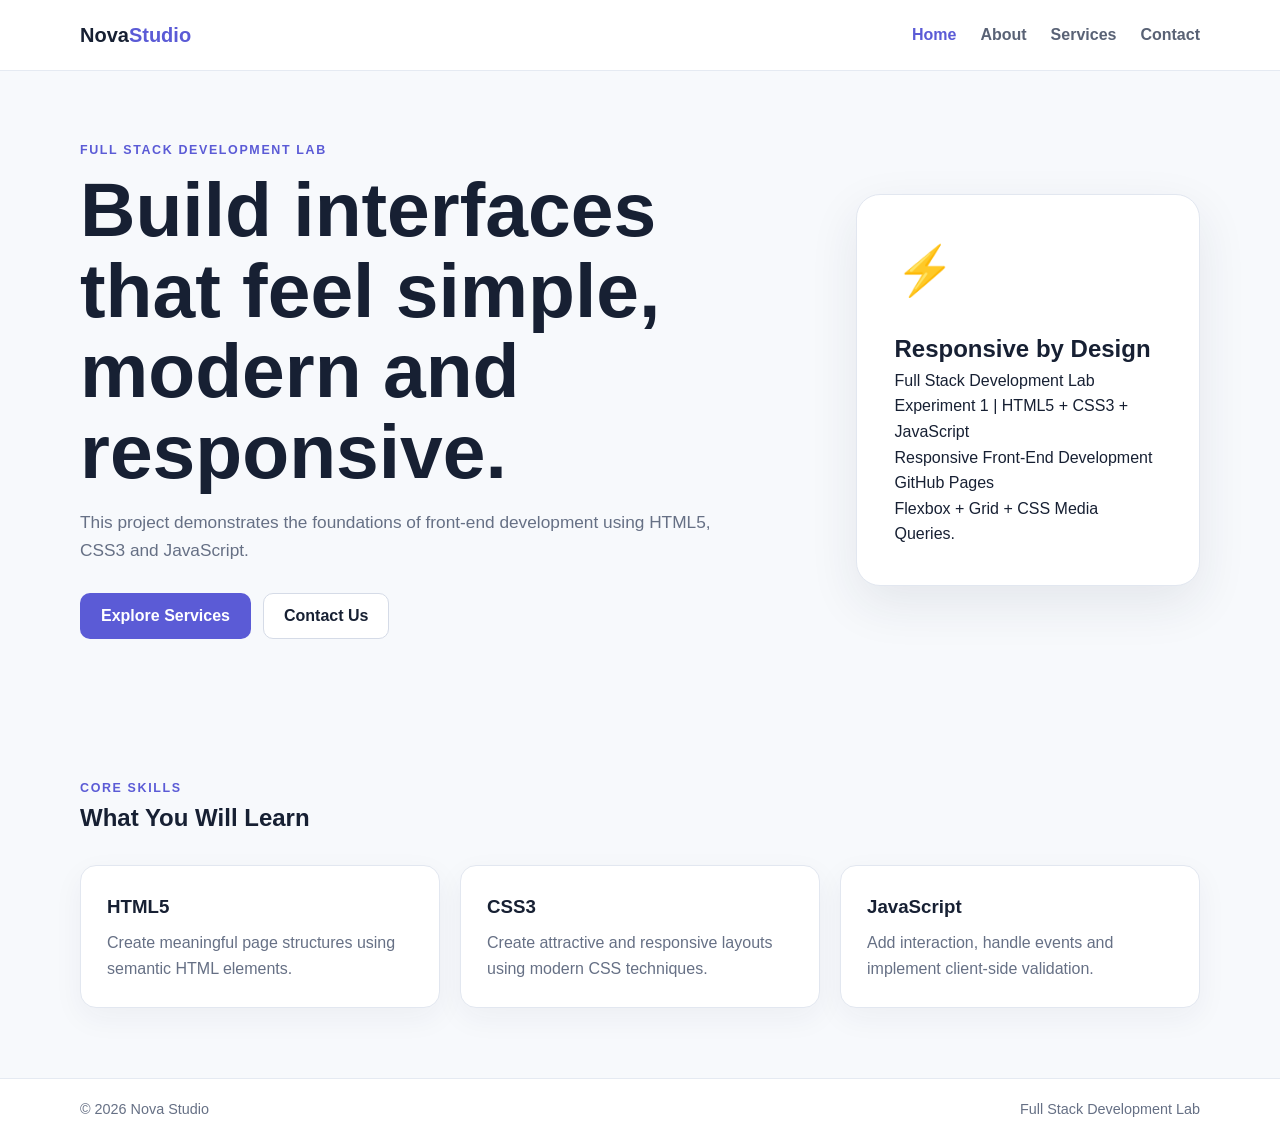
<file: index.html>
<!DOCTYPE html>
<html lang="en">

<head>
    <meta charset="UTF-8">
    <meta name="viewport" content="width=device-width, initial-scale=1.0">

    <title>Nova Studio | Home</title>

    <link rel="stylesheet" href="style.css">
</head>

<body>

    <!-- Header Section -->
    <header class="site-header">

        <nav class="navbar container">

            <a href="index.html" class="brand">
                Nova<span>Studio</span>
            </a>

            <button class="menu-toggle"
                    id="menuToggle"
                    aria-label="Open navigation menu"
                    aria-expanded="false">
                ☰
            </button>

            <div class="nav-links" id="navLinks">
                <a href="index.html" class="active">Home</a>
                <a href="about.html">About</a>
                <a href="services.html">Services</a>
                <a href="contact.html">Contact</a>
            </div>

        </nav>

    </header>

    <!-- Main Content -->
    <main>

        <!-- Hero Section -->
        <section class="hero container">

            <div class="hero-content">

                <p class="eyebrow">
                    FULL STACK DEVELOPMENT LAB
                </p>

                <h1>
                    Build interfaces that feel simple, modern and responsive.
                </h1>

                <p>
                    This project demonstrates the foundations of
                    front-end development using HTML5, CSS3 and JavaScript.
                </p>

                <div class="hero-actions">

                    <a class="btn primary" href="services.html">
                        Explore Services
                    </a>

                    <a class="btn secondary" href="contact.html">
                        Contact Us
                    </a>

                </div>

            </div>

            <!-- Hero Card -->
            <div class="hero-card">

                <div class="hero-icon">⚡</div>

                <h2>Responsive by Design</h2>

                <p>
                    Full Stack Development Lab
                    <br>
                    Experiment 1 | HTML5 + CSS3 + JavaScript
                </p>

                <p>
                    Responsive Front-End Development
                    <br>
                    GitHub Pages
                </p>

                <p>
                    Flexbox + Grid + CSS Media Queries.
                </p>

            </div>

        </section>

        <!-- Core Skills Section -->
        <section class="section container">

            <div class="section-heading">

                <p class="eyebrow">CORE SKILLS</p>

                <h2>What You Will Learn</h2>

            </div>

            <div class="card-grid three">

                <!-- HTML5 Card -->
                <article class="card">

                    <h3>HTML5</h3>

                    <p>
                        Create meaningful page structures
                        using semantic HTML elements.
                    </p>

                </article>

                <!-- CSS3 Card -->
                <article class="card">

                    <h3>CSS3</h3>

                    <p>
                        Create attractive and responsive layouts
                        using modern CSS techniques.
                    </p>

                </article>

                <!-- JavaScript Card -->
                <article class="card">

                    <h3>JavaScript</h3>

                    <p>
                        Add interaction, handle events and
                        implement client-side validation.
                    </p>

                </article>

            </div>

        </section>

    </main>

    <!-- Footer Section -->
    <footer class="footer">

        <div class="container footer-inner">

            <p>
                &copy; <span id="year"></span> Nova Studio
            </p>

            <p>
                Full Stack Development Lab
            </p>

        </div>

    </footer>

    <!-- JavaScript File -->
    <script src="script.js"></script>

</body>

</html>
</file>
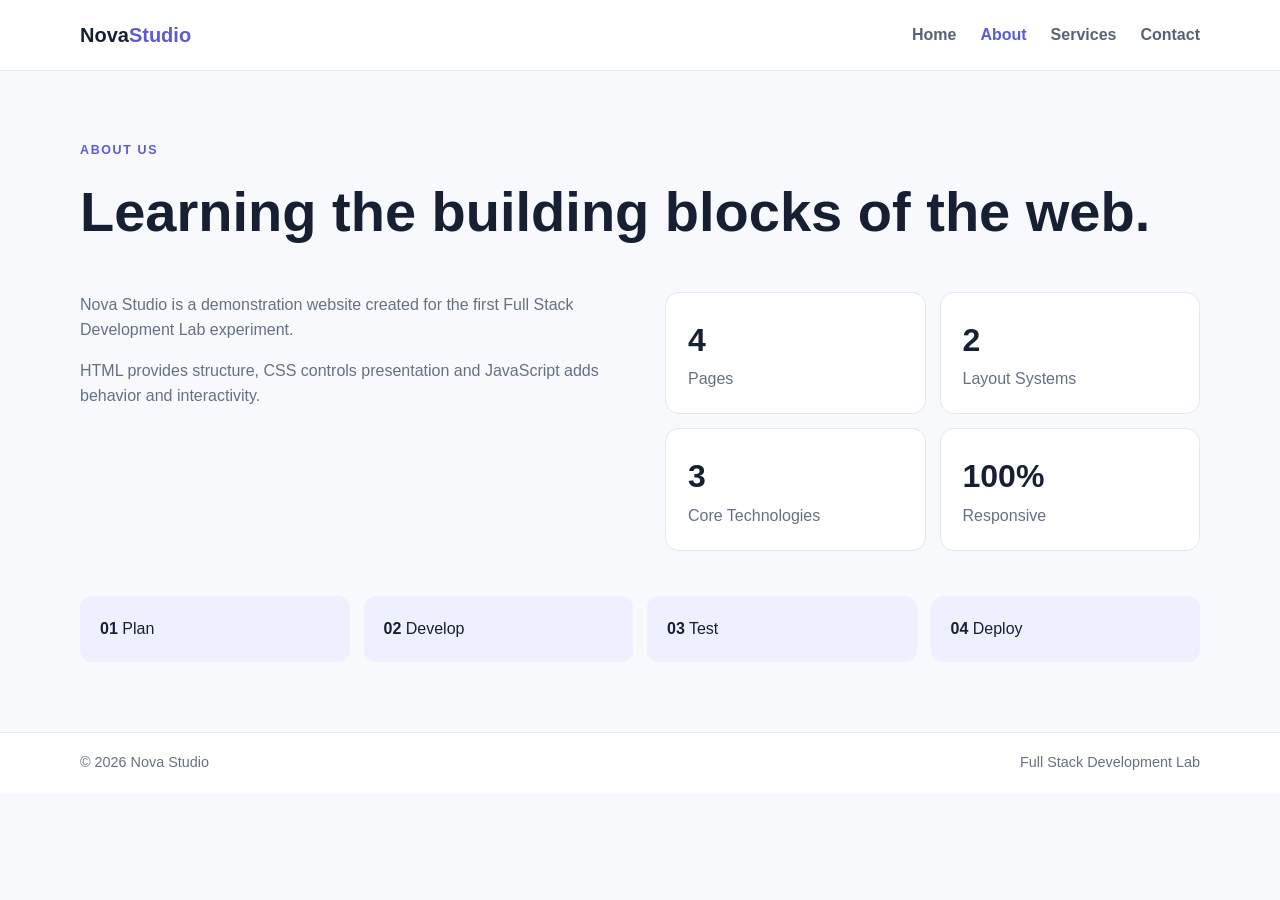
<file: about.html>
<!DOCTYPE html>
<html lang="en">

<head>
    <meta charset="UTF-8">
    <meta name="viewport" content="width=device-width, initial-scale=1.0">

    <title>Nova Studio | About</title>

    <link rel="stylesheet" href="style.css">
</head>

<body>

    <!-- Header Section -->
    <header class="site-header">

        <nav class="navbar container">

            <!-- Website Logo -->
            <a href="index.html" class="brand">
                Nova<span>Studio</span>
            </a>

            <!-- Mobile Navigation Button -->
            <button class="menu-toggle"
                    id="menuToggle"
                    aria-label="Open navigation menu"
                    aria-expanded="false">
                ☰
            </button>

            <!-- Navigation Links -->
            <div class="nav-links" id="navLinks">

                <a href="index.html">Home</a>

                <a href="about.html" class="active">About</a>

                <a href="services.html">Services</a>

                <a href="contact.html">Contact</a>

            </div>

        </nav>

    </header>

    <!-- Main Content -->
    <main>

        <section class="section container">

            <!-- About Heading -->
            <p class="eyebrow">ABOUT US</p>

            <h1>Learning the building blocks of the web.</h1>

            <!-- About Information -->
            <div class="about-grid">

                <div>

                    <p>
                        Nova Studio is a demonstration website
                        created for the first Full Stack
                        Development Lab experiment.
                    </p>

                    <p>
                        HTML provides structure, CSS controls
                        presentation and JavaScript adds
                        behavior and interactivity.
                    </p>

                </div>

                <!-- Statistics Section -->
                <div class="stats-grid">

                    <div class="stat">
                        <strong>4</strong>
                        <span>Pages</span>
                    </div>

                    <div class="stat">
                        <strong>2</strong>
                        <span>Layout Systems</span>
                    </div>

                    <div class="stat">
                        <strong>3</strong>
                        <span>Core Technologies</span>
                    </div>

                    <div class="stat">
                        <strong>100%</strong>
                        <span>Responsive</span>
                    </div>

                </div>

            </div>

            <!-- Development Process Timeline -->
            <div class="timeline">

                <div>
                    <strong>01</strong>
                    <span>Plan</span>
                </div>

                <div>
                    <strong>02</strong>
                    <span>Develop</span>
                </div>

                <div>
                    <strong>03</strong>
                    <span>Test</span>
                </div>

                <div>
                    <strong>04</strong>
                    <span>Deploy</span>
                </div>

            </div>

        </section>

    </main>

    <!-- Footer Section -->
    <footer class="footer">

        <div class="container footer-inner">

            <p>
                &copy; <span id="year"></span> Nova Studio
            </p>

            <p>
                Full Stack Development Lab
            </p>

        </div>

    </footer>

    <!-- JavaScript File -->
    <script src="script.js"></script>

</body>

</html>
</file>
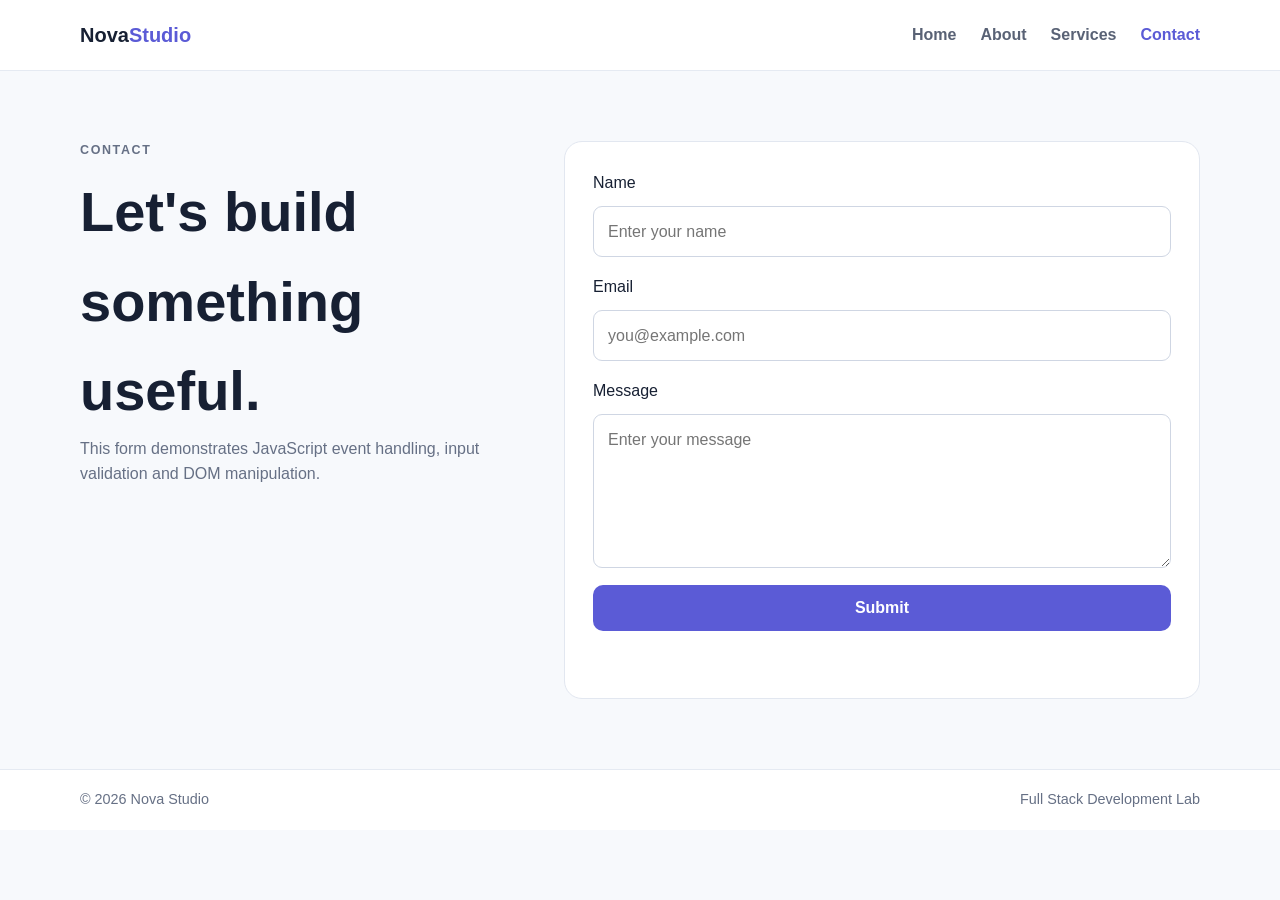
<file: contact.html>
<!DOCTYPE html>
<html lang="en">

<head>
    <meta charset="UTF-8">
    <meta name="viewport" content="width=device-width, initial-scale=1.0">

    <title>Nova Studio | Contact</title>

    <link rel="stylesheet" href="style.css">
</head>

<body>

    <!-- Header Section -->
    <header class="site-header">

        <nav class="navbar container">

            <!-- Website Logo -->
            <a href="index.html" class="brand">
                Nova<span>Studio</span>
            </a>

            <!-- Mobile Menu Button -->
            <button class="menu-toggle"
                    id="menuToggle"
                    aria-label="Open navigation menu"
                    aria-expanded="false">
                ☰
            </button>

            <!-- Navigation Links -->
            <div class="nav-links" id="navLinks">

                <a href="index.html">Home</a>

                <a href="about.html">About</a>

                <a href="services.html">Services</a>

                <a href="contact.html" class="active">Contact</a>

            </div>

        </nav>

    </header>

    <!-- Main Content -->
    <main>

        <section class="section container contact-grid">

            <!-- Contact Information -->
            <div>

                <p class="eyebrow">CONTACT</p>

                <h1>Let's build something useful.</h1>

                <p>
                    This form demonstrates JavaScript event handling,
                    input validation and DOM manipulation.
                </p>

            </div>

            <!-- Contact Form -->
            <form class="contact-form" id="contactForm">

                <!-- Name Field -->
                <label for="name">Name</label>

                <input
                    id="name"
                    name="name"
                    type="text"
                    placeholder="Enter your name"
                    required
                >

                <!-- Email Field -->
                <label for="email">Email</label>

                <input
                    id="email"
                    name="email"
                    type="email"
                    placeholder="you@example.com"
                    required
                >

                <!-- Message Field -->
                <label for="message">Message</label>

                <textarea
                    id="message"
                    name="message"
                    rows="5"
                    placeholder="Enter your message"
                    required
                ></textarea>

                <!-- Submit Button -->
                <button class="btn primary" type="submit">
                    Submit
                </button>

                <!-- Form Response Message -->
                <p
                    id="formMessage"
                    class="form-message"
                    aria-live="polite">
                </p>

            </form>

        </section>

    </main>

    <!-- Footer Section -->
    <footer class="footer">

        <div class="container footer-inner">

            <p>
                &copy; <span id="year"></span> Nova Studio
            </p>

            <p>
                Full Stack Development Lab
            </p>

        </div>

    </footer>

    <!-- JavaScript File -->
    <script src="script.js"></script>

</body>

</html>
</file>
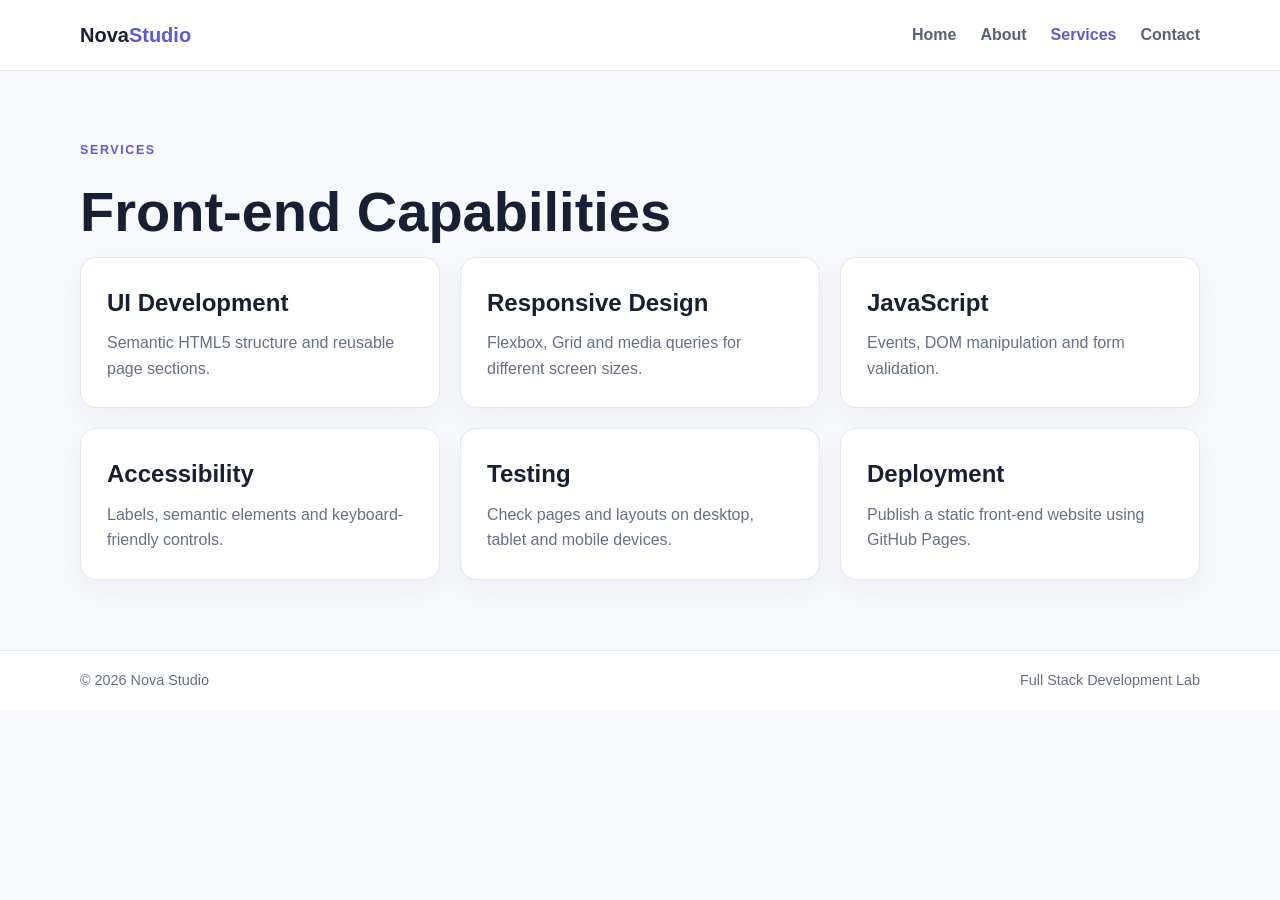
<file: services.html>
<!DOCTYPE html>
<html lang="en">

<head>
    <meta charset="UTF-8">
    <meta name="viewport" content="width=device-width, initial-scale=1.0">

    <title>Nova Studio | Services</title>

    <link rel="stylesheet" href="style.css">
</head>

<body>

    <!-- Header Section -->
    <header class="site-header">

        <nav class="navbar container">

            <!-- Website Logo -->
            <a href="index.html" class="brand">
                Nova<span>Studio</span>
            </a>

            <!-- Mobile Menu Button -->
            <button class="menu-toggle"
                    id="menuToggle"
                    aria-label="Open navigation menu"
                    aria-expanded="false">
                ☰
            </button>

            <!-- Navigation Links -->
            <div class="nav-links" id="navLinks">

                <a href="index.html">Home</a>

                <a href="about.html">About</a>

                <a href="services.html" class="active">Services</a>

                <a href="contact.html">Contact</a>

            </div>

        </nav>

    </header>

    <!-- Main Content -->
    <main>

        <section class="section container">

            <!-- Services Heading -->
            <p class="eyebrow">SERVICES</p>

            <h1>Front-end Capabilities</h1>

            <!-- Services Card Grid -->
            <div class="card-grid three">

                <!-- Service 1 -->
                <article class="card service-card">

                    <h2>UI Development</h2>

                    <p>
                        Semantic HTML5 structure and reusable
                        page sections.
                    </p>

                </article>

                <!-- Service 2 -->
                <article class="card service-card">

                    <h2>Responsive Design</h2>

                    <p>
                        Flexbox, Grid and media queries
                        for different screen sizes.
                    </p>

                </article>

                <!-- Service 3 -->
                <article class="card service-card">

                    <h2>JavaScript</h2>

                    <p>
                        Events, DOM manipulation and
                        form validation.
                    </p>

                </article>

                <!-- Service 4 -->
                <article class="card service-card">

                    <h2>Accessibility</h2>

                    <p>
                        Labels, semantic elements and
                        keyboard-friendly controls.
                    </p>

                </article>

                <!-- Service 5 -->
                <article class="card service-card">

                    <h2>Testing</h2>

                    <p>
                        Check pages and layouts on desktop,
                        tablet and mobile devices.
                    </p>

                </article>

                <!-- Service 6 -->
                <article class="card service-card">

                    <h2>Deployment</h2>

                    <p>
                        Publish a static front-end website
                        using GitHub Pages.
                    </p>

                </article>

            </div>

        </section>

    </main>

    <!-- Footer Section -->
    <footer class="footer">

        <div class="container footer-inner">

            <p>
                &copy; <span id="year"></span> Nova Studio
            </p>

            <p>
                Full Stack Development Lab
            </p>

        </div>

    </footer>

    <!-- JavaScript File -->
    <script src="script.js"></script>

</body>

</html>
</file>
<file: style.css>
/* ==========================================
   1. GLOBAL RESET
========================================== */

* {
    box-sizing: border-box;
    margin: 0;
    padding: 0;
}


/* ==========================================
   2. GLOBAL VARIABLES
========================================== */

:root {
    font-family: Arial, Helvetica, sans-serif;
    color: #172033;
    background: #f7f9fc;
}


/* ==========================================
   3. BASE ELEMENTS
========================================== */

body {
    min-width: 320px;
    background: #f7f9fc;
    line-height: 1.6;
}

a {
    color: inherit;
    text-decoration: none;
}

button,
input,
textarea {
    font: inherit;
}

.container {
    width: min(1120px, 92%);
    margin-inline: auto;
}


/* ==========================================
   4. HEADER AND NAVIGATION
========================================== */

.site-header {
    position: sticky;
    top: 0;
    z-index: 10;
    background: rgba(255, 255, 255, 0.97);
    border-bottom: 1px solid #e5eaf2;
}

.navbar {
    min-height: 70px;
    display: flex;
    align-items: center;
    justify-content: space-between;
    gap: 24px;
}

.brand {
    font-size: 1.25rem;
    font-weight: 800;
}

.brand span {
    color: #5b5bd6;
}

.nav-links {
    display: flex;
    align-items: center;
    gap: 24px;
}

.nav-links a {
    color: #596275;
    font-weight: 600;
}

.nav-links a:hover,
.nav-links a.active {
    color: #5b5bd6;
}

.menu-toggle {
    display: none;
    border: 0;
    background: transparent;
    font-size: 1.7rem;
    cursor: pointer;
}


/* ==========================================
   5. HERO SECTION
========================================== */

.hero {
    min-height: 600px;
    display: grid;
    grid-template-columns: 1.35fr 0.65fr;
    align-items: center;
    gap: 60px;
    padding-block: 70px;
}

.eyebrow {
    color: #5b5bd6;
    font-size: 0.78rem;
    font-weight: 800;
    letter-spacing: 0.13em;
}

.hero h1 {
    max-width: 760px;
    margin: 8px 0 18px;
    font-size: clamp(2.3rem, 6vw, 4.8rem);
    line-height: 1.05;
}

.hero-content > p:not(.eyebrow) {
    max-width: 650px;
    color: #667085;
    font-size: 1.08rem;
}

.hero-actions {
    display: flex;
    flex-wrap: wrap;
    gap: 12px;
    margin-top: 28px;
}


/* ==========================================
   6. BUTTONS
========================================== */

.btn {
    min-height: 46px;
    padding: 0 20px;
    border-radius: 10px;
    border: 1px solid transparent;
    display: inline-flex;
    align-items: center;
    justify-content: center;
    cursor: pointer;
    font-weight: 700;
}

.primary {
    background: #5b5bd6;
    color: white;
}

.secondary {
    background: white;
    border-color: #d5dbe7;
}


/* ==========================================
   7. HERO CARD
========================================== */

.hero-card {
    background: white;
    border: 1px solid #e2e7f0;
    border-radius: 24px;
    padding: 38px;
    box-shadow: 0 18px 50px rgba(30, 42, 70, 0.09);
}

.hero-icon {
    font-size: 3rem;
    margin-bottom: 20px;
}


/* ==========================================
   8. SECTIONS AND CARDS
========================================== */

.section {
    padding-block: 70px;
}

.section h1 {
    margin-top: 6px;
    font-size: clamp(2rem, 5vw, 3.5rem);
}

.section-heading {
    margin-bottom: 28px;
}

.card-grid {
    display: grid;
    gap: 20px;
}

.card-grid.three {
    grid-template-columns: repeat(3, 1fr);
}

.card {
    background: white;
    border: 1px solid #e2e7f0;
    border-radius: 16px;
    padding: 26px;
    box-shadow: 0 10px 30px rgba(30, 42, 70, 0.05);
}

.card h2,
.card h3 {
    margin-bottom: 8px;
}

.card p,
.about-grid p,
.contact-grid > div > p {
    color: #667085;
}


/* ==========================================
   9. ABOUT SECTION
========================================== */

.about-grid {
    display: grid;
    grid-template-columns: 1fr 1fr;
    gap: 50px;
    margin-top: 35px;
}

.about-grid p + p {
    margin-top: 15px;
}

.stats-grid {
    display: grid;
    grid-template-columns: repeat(2, 1fr);
    gap: 14px;
}

.stat {
    display: flex;
    flex-direction: column;
    background: white;
    border: 1px solid #e2e7f0;
    border-radius: 14px;
    padding: 22px;
}

.stat strong {
    font-size: 2rem;
}

.stat span {
    color: #667085;
}


/* ==========================================
   10. TIMELINE SECTION
========================================== */

.timeline {
    display: grid;
    grid-template-columns: repeat(4, 1fr);
    gap: 14px;
    margin-top: 45px;
}

.timeline div {
    background: #eef0ff;
    padding: 20px;
    border-radius: 12px;
}


/* ==========================================
   11. CONTACT FORM
========================================== */

.contact-grid {
    display: grid;
    grid-template-columns: 0.8fr 1.2fr;
    gap: 60px;
    align-items: start;
}

.contact-form {
    background: white;
    border: 1px solid #e2e7f0;
    border-radius: 18px;
    padding: 28px;
    display: grid;
    gap: 10px;
}

.contact-form input,
.contact-form textarea {
    width: 100%;
    border: 1px solid #cfd6e3;
    border-radius: 9px;
    padding: 12px 14px;
    outline: none;
    margin-bottom: 7px;
}

.contact-form input:focus,
.contact-form textarea:focus {
    border-color: #5b5bd6;
}

.form-message {
    min-height: 24px;
    margin-top: 5px;
}


/* ==========================================
   12. FOOTER
========================================== */

.footer {
    border-top: 1px solid #e5eaf2;
    background: white;
}

.footer-inner {
    min-height: 60px;
    display: flex;
    align-items: center;
    justify-content: space-between;
    gap: 20px;
    color: #667085;
    font-size: 0.9rem;
}


/* ==========================================
   13. TABLET RESPONSIVE DESIGN
========================================== */

@media (max-width: 850px) {

    .hero {
        grid-template-columns: 1fr;
        min-height: auto;
    }

    .card-grid.three {
        grid-template-columns: repeat(2, 1fr);
    }

    .about-grid,
    .contact-grid {
        grid-template-columns: 1fr;
    }

    .timeline {
        grid-template-columns: repeat(2, 1fr);
    }

}


/* ==========================================
   14. MOBILE RESPONSIVE DESIGN
========================================== */

@media (max-width: 620px) {

    .navbar {
        position: relative;
    }

    .menu-toggle {
        display: block;
    }

    .nav-links {
        display: none;
        position: absolute;
        top: 70px;
        left: 0;
        right: 0;
        flex-direction: column;
        align-items: stretch;
        gap: 0;
        padding: 10px 4%;
        background: white;
        border-bottom: 1px solid #e5eaf2;
    }

    .nav-links.show {
        display: flex;
    }

    .nav-links a {
        padding: 13px 0;
    }

    .hero {
        padding-block: 45px;
        gap: 30px;
    }

    .hero h1 {
        font-size: 2.35rem;
    }

    .card-grid.three,
    .stats-grid,
    .timeline {
        grid-template-columns: 1fr;
    }

    .section {
        padding-block: 45px;
    }

    .footer-inner {
        padding-block: 15px;
        flex-direction: column;
        align-items: flex-start;
    }

}
</file>
